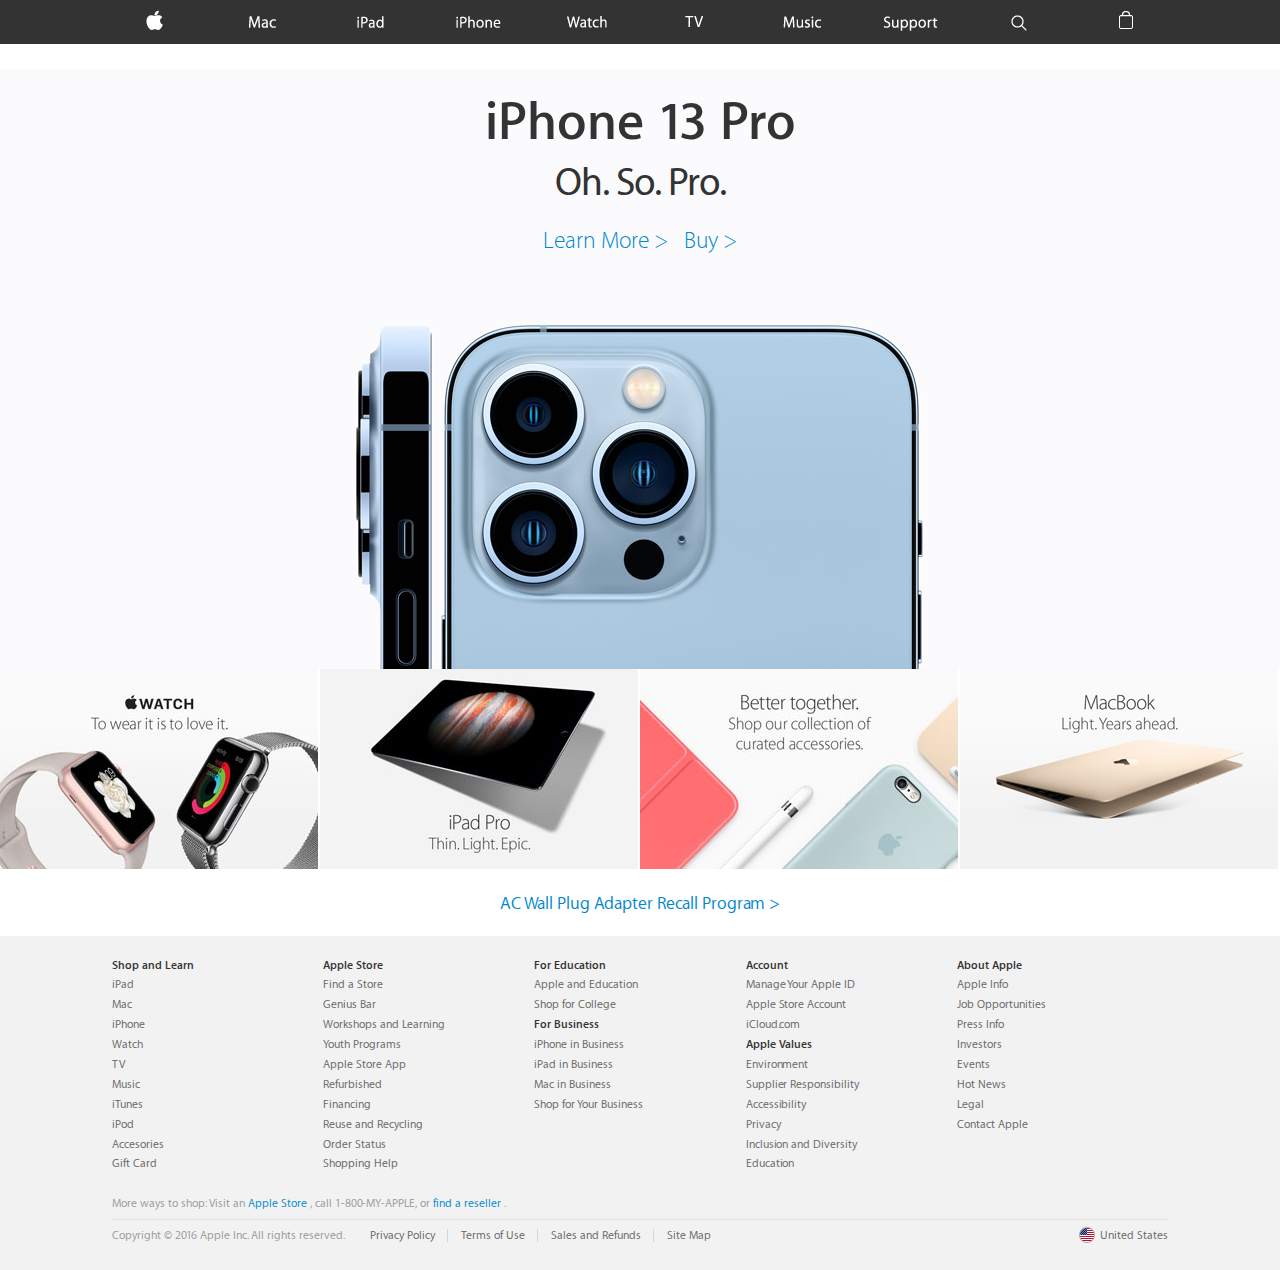
<file: Apple_Website_Clone/index.html>
<!DOCTYPE html>
<html lang="en">
  <head>
    <meta charset="utf-8">
    <!-- sets the character set your document should use to utf-8 -->
    <title>Apple</title>
    <!-- title tag defines what is shown on the tab of the browser -->
    <link href="style.css" rel="stylesheet" type="text/css">
</head>
<body>
  <header>
    <nav>
      <div class="container">
        <a href="#"><img src="./images/navbar/apple-icon.png"/></a><!--
        --><a href="#"><img src="./images/navbar/mac.png"/></a><!--
        --><a href="#"><img src="./images/navbar/ipad.png"/></a><!--
        --><a href="#"><img src="./images/navbar/iphone.png"/></a><!--
        --><a href="#"><img src="./images/navbar/watch.png"/></a><!--
        --><a href="#"><img src="./images/navbar/tv.png"/></a><!--
        --><a href="#"><img src="./images/navbar/music.png"/></a><!--
        --><a href="#"><img src="./images/navbar/support.png"/></a><!--
        --><a href="#"><img src="./images/navbar/search.png"/></a><!--
        --><a href="#"><img src="./images/navbar/shop.png"/></a>
      </div>
    </nav>
  </header>

  <div class="hero">
    <div id="product-info">
      <h1 id="product-name">iPhone 13 Pro</h1>
      <h2 id="product-text">Oh. So. Pro.</h2>
      <ul id="product-links">
        <li>
          <a href="">Learn More ></a>
        </li>
        <li>
          <a href="">Buy ></a>
        </li>
      </ul>
    </div>
    <div id="product-image">
    </div>
  </div>

  <div class="sub-hero">
    <div id="sub-hero-watch" class="col-3 sub-hero-images"></div><!---
    ---><div id="sub-hero-ipad" class="col-3 sub-hero-images"></div><!---
    ---><div id="sub-hero-access" class="col-3 sub-hero-images"> </div><!---
    ---><div id="sub-hero-macbook" class="col-3 sub-hero-images"></div>
    <div>
      <p id="exchange">
        <a href="">AC Wall Plug Adapter Recall Program > </a>
      </p>
    </div>
  </div>

  <footer>
<div class="container">
  <div class="footer-nav">
  <div class="col-2">
    <ul>
      <li>Shop and Learn</li>
      <li> <a href="">iPad</a></li>
      <li> <a href="">Mac</a></li>
      <li> <a href="">iPhone</a></li>
      <li> <a href="">Watch</a></li>
      <li> <a href="">TV</a></li>
      <li> <a href="">Music</a></li>
      <li> <a href="">iTunes</a></li>
      <li> <a href="">iPod</a></li>
      <li> <a href="">Accesories</a></li>
      <li> <a href="">Gift Card</a></li>
    </ul>
  </div><!--
  --><div class="col-2">
    <ul>
      <li>Apple Store</li>
      <li> <a href="">Find a Store</a></li>
      <li> <a href="">Genius Bar</a></li>
      <li> <a href="">Workshops and Learning</a></li>
      <li> <a href="">Youth Programs</a></li>
      <li> <a href="">Apple Store App</a></li>
      <li> <a href="">Refurbished</a></li>
      <li> <a href="">Financing</a></li>
      <li> <a href="">Reuse and Recycling</a></li>
      <li> <a href="">Order Status</a></li>
      <li> <a href="">Shopping Help</a></li>
    </ul>
  </div><!--
  --><div class="col-2">
    <ul>
      <li>For Education</li>
      <li> <a href="">Apple and Education</a></li>
      <li> <a href="">Shop for College</a></li>
    </ul>
    <ul>
      <li>For Business</li>
      <li> <a href="">iPhone in Business</a></li>
      <li> <a href="">iPad in Business</a></li>
      <li> <a href="">Mac in Business</a></li>
      <li> <a href="">Shop for Your Business</a></li>
    </ul>
  </div><!--
  --><div class="col-2">
    <ul>
      <li>Account</li>
      <li> <a href="">Manage Your Apple ID</a></li>
      <li> <a href="">Apple Store Account</a></li>
      <li> <a href="">iCloud.com</a></li>
    </ul>
    <ul>
      <li>Apple Values</li>
      <li> <a href="">Environment</a></li>
      <li> <a href="">Supplier Responsibility</a></li>
      <li> <a href="">Accessibility</a></li>
      <li> <a href="">Privacy</a></li>
      <li> <a href="">Inclusion and Diversity</a></li>
      <li> <a href="">Education</a></li>
    </ul>
  </div><!--
  --><div class="col-2">
    <ul>
      <li>About Apple</li>
      <li> <a href="">Apple Info</a></li>
      <li> <a href="">Job Opportunities</a></li>
      <li> <a href="">Press Info</a></li>
      <li> <a href="">Investors</a></li>
      <li> <a href="">Events</a></li>
      <li> <a href="">Hot News</a></li>
      <li> <a href="">Legal</a></li>
      <li> <a href="">Contact Apple</a></li>
    </ul>
  </div>
</div>
<div class="footer-help">
  <p>
    More ways to shop: Visit an 
    <a href="">Apple Store</a>
    , call 1-800-MY-APPLE, or 
    <a href="">find a reseller</a>
    .
  </p>
  <div id="legal">Copyright © 2016 Apple Inc. All rights reserved.</div>
  <div id="legal-links">
    <a href="">Privacy Policy</a>
    <a href="">Terms of Use</a>
    <a href="">Sales and Refunds</a>
    <a href="">Site Map</a>
  </div>
  <div id="locale">
    <a href="">
      <span id="locale-flag"></span>
    </a>
    <a href="">United States</a>
  </div>
</div>
</div>
</footer>
</body>
</html>
</file>
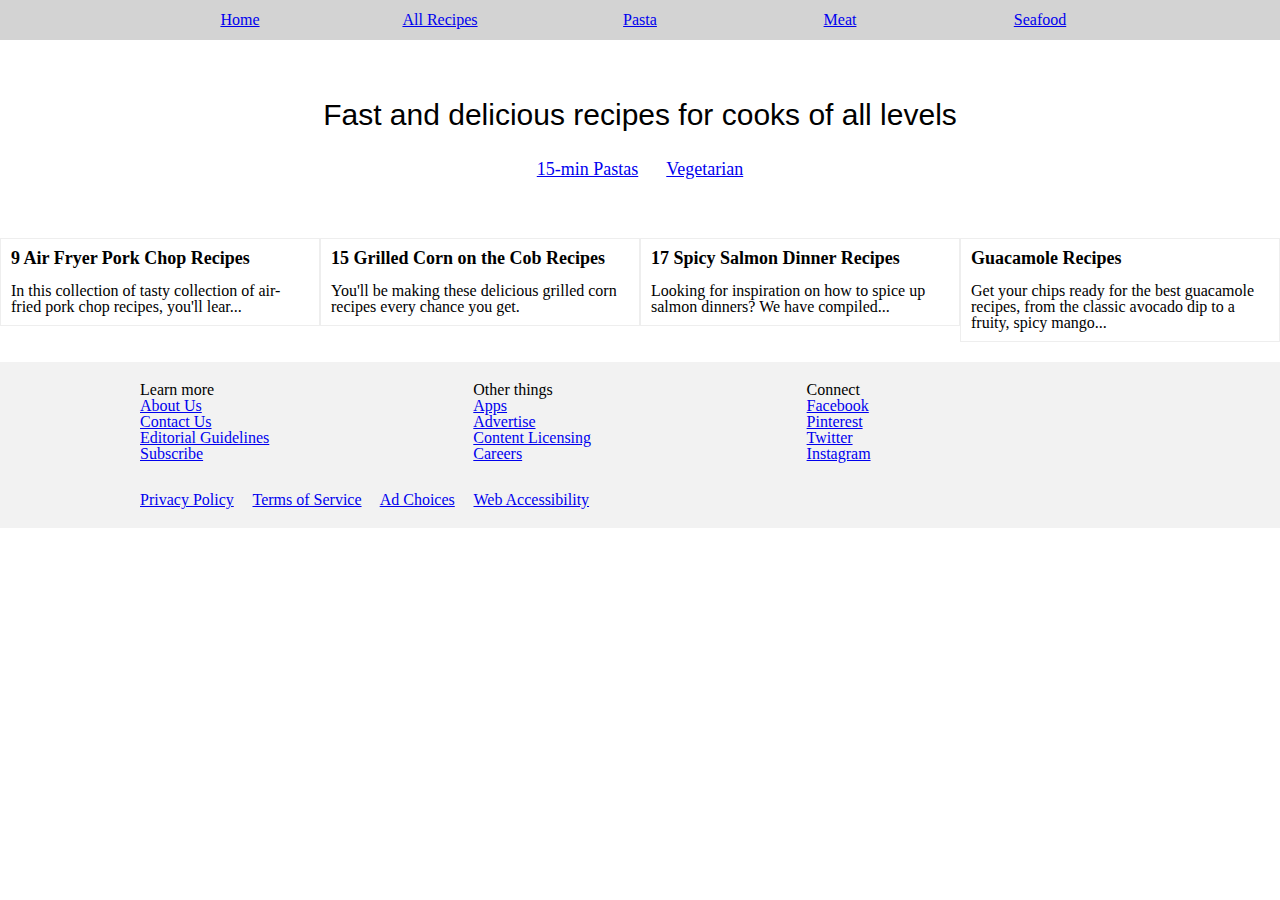
<file: Basic_Website/index.html>
<!DOCTYPE html>
<html>
    <head>
        <meta charset="utf-8">
        <title>Basic Website Code Along</title>
        <link href="style.css" rel="stylesheet" type="text/css" />
    </head>
    <body>

        <header>
            <nav class="container">
                <ul>
                    <li><a href="#">Home</a></li><!--
                    --><li><a href="#">All Recipes</a></li><!--
                    --><li><a href="#">Pasta</a></li><!--
                    --><li><a href="#">Meat</a></li><!--
                    --><li><a href="#">Seafood</a></li>
                </ul>
            </nav>
        </header>
        <div id="hero" class="container">
            <h1>Fast and delicious recipes for cooks of all levels</h1>
            <div>
              <a href="#">15-min Pastas</a>
              <a href="#">Vegetarian</a>
            </div>
        </div>
        <article class="featured-article">
            <h4>9 Air Fryer Pork Chop Recipes</h4>
            <p>In this collection of tasty collection of air-fried pork chop recipes, you'll lear...</p>
        </article><!--
        --><article class="featured-article">
            <h4>15 Grilled Corn on the Cob Recipes</h4>
            <p>You'll be making these delicious grilled corn recipes every chance you get.</p>
        </article><!--
        --><article class="featured-article">
            <h4>17 Spicy Salmon Dinner Recipes</h4>
            <p>Looking for inspiration on how to spice up salmon dinners? We have compiled...</p>
        </article><!--
        --><article class="featured-article">
            <h4>Guacamole Recipes</h4>
            <p>Get your chips ready for the best guacamole recipes, from the classic avocado dip to a fruity, spicy mango...</p>
        </article>
        <footer>
            <div class="container">
              <ul class="links">
                <li>Learn more</li>
                <li><a href="#">About Us</a></li>
                <li><a href="#">Contact Us</a></li>
                <li><a href="#">Editorial Guidelines</a></li>
                <li><a href="#">Subscribe</a></li>
              </ul><!--
              --><ul class="links">
                <li>Other things</li>
                <li><a href="#">Apps</a></li>
                <li><a href="#">Advertise</a></li>
                <li><a href="#">Content Licensing</a></li>
                <li><a href="#">Careers</a></li>
              </ul><!--
              --><ul class="links">
                <li>Connect</li>
                <li><a href="#">Facebook</a></li>
                <li><a href="#">Pinterest</a></li>
                <li><a href="#">Twitter</a></li>
                <li><a href="#">Instagram</a></li>
              </ul>
          
              <div id="legal-links">
                <a href="#">Privacy Policy</a>
                <a href="#">Terms of Service</a>
                <a href="#">Ad Choices</a>
                <a href="#">Web Accessibility</a>
              </div>
            </div>
          </footer>
    </body>
</html>
</file>
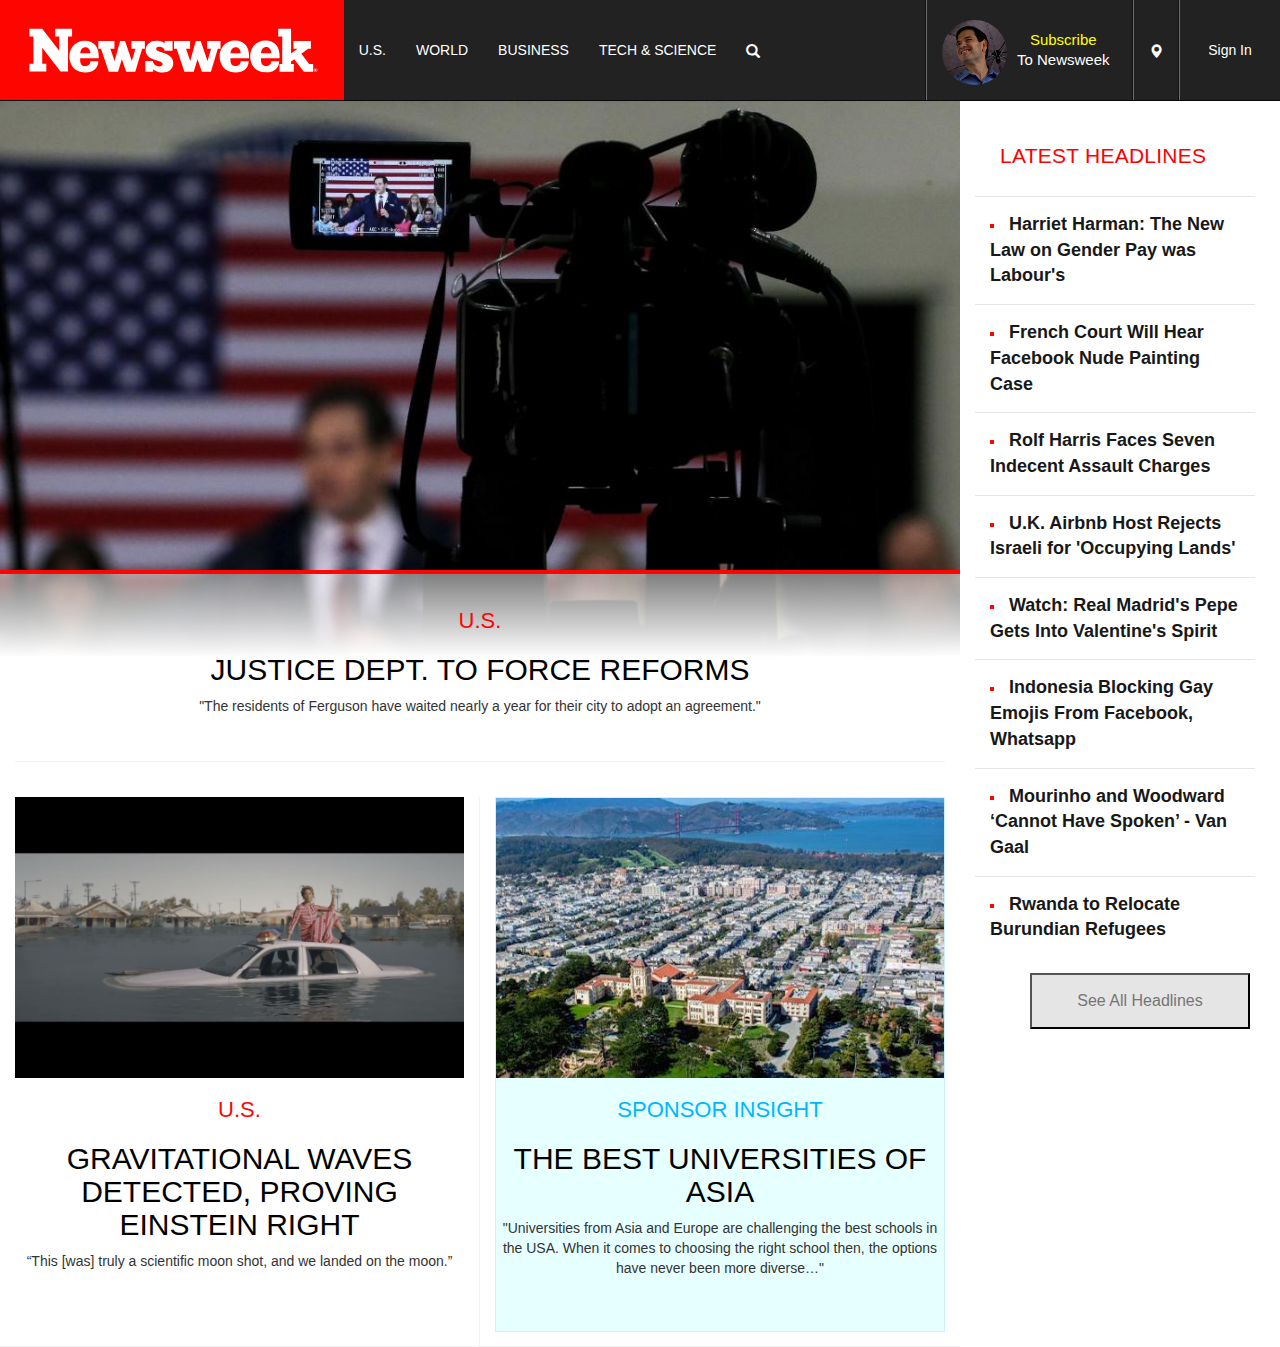
<file: Newsweek_Clone/index.html>
<!DOCTYPE html>
<html lang="en">
  <!-- Head -->
  <head>
    <title>Newsweek</title>
    <link href="css/bootstrap.min.css" rel="stylesheet">
    <link href="css/navbar.css" rel="stylesheet">
    <link href="css/main.css" rel="stylesheet">
    <link href="css/sidebar.css" rel="stylesheet">
    <link rel="icon" href="images/favicon/favicon-32x32.png">
    <meta name="viewport" content="width=device-width, initial-scale=1">
  </head>

  <!-- Body -->
  <body>
    <!-- Navbar -->
    <nav class="topnav navbar navbar-inverse navbar-static-top" role="navigation" id="main-nav">
      <div class="container-fluid">
        <div class="navbar-header hidden-xs">
          <a href="#" class="pull-left">
            <img class="visible-sm visible-lg" src="images/logo/logo_lg.svg" alt="">
            <img class="visible-md" src="images/logo/logo-sm.svg" alt="">
          </a>
        </div>
        <ul class="nav navbar-nav navbar-left nav-items visible-md visible-lg">
          <li><a href="#">U.S.</a></li>
          <li><a href="#">WORLD</a></li>
          <li><a href="#">BUSINESS</a></li>
          <li><a href="#">TECH & SCIENCE</a></li>
          <li><a href="#" class="glyphicon glyphicon-search"></a></li>
        </ul>
        <div id="navbar" class="navbar-collapse collapse">
          <a href="#" class="pull-left">
            <img class="visible-xs" src="images/logo/logo-sm.svg" alt="">
          </a>
          <!-- Smaller Screen Nav Bar -->
          <ul class="nav navbar-nav navbar-right hidden-lg hidden-md">
            <li class="divider-vertical"></li>
            <li class="dropdown dropdown-style">
              <a href="#" id="search-box" class="dropdown-toggle glyphicon glyphicon-search" data-toggle="dropdown"></a>
              <div class="banner-width-set">
              </div>
            </li>
            <li class="divider-vertical"></li>
            <li class="dropdown dropdown-style-sm-hamburger">
              <a href="#" id="hamburger" class="dropdown-toggle glyphicon glyphicon-menu-hamburger" data-toggle="dropdown"></a>
              <div class="banner-width-set">
              </div>
            </li>
          </ul>
          <!-- lg Screen Nav Bar -->
          <ul class="nav navbar-nav navbar-right visible-lg visible-md">
            <li class="divider-vertical"></li>
            <li class="dropdown">
              <a href="#" id="circular-image" class="dropdown-toggle" data-toggle="dropdown">
                <div class="banner-subscribe-to">
                  <div class="wrapper">
                    <p><img class="img-circle" src="images/navbar/nav-bar-img.jpg">
                      <span>Subscribe <br> To Newsweek</span>
                    </p>
                  </div>
                </div>
              </a>
            </li>
            <li class="divider-vertical"></li>
            <li class="dropdown dropdown-style">
              <a href="#" id="map-marker" class="dropdown-toggle glyphicon glyphicon-map-marker" data-toggle="dropdown"></a>
            </li>
            <li class="divider-vertical"></li>
            <li><a href="#">Sign In</a>
              <div class="banner-sign-in">
              </div>
            </li>
          </ul>
        </div>
      </div>
    </nav>

    <!-- Main Articles -->
    <div class="container-fluid main-content">
      <div class="row">
        <div class="col-xs-12 col-md-9 main wrapping">
          <!-- Articles -->
          <div class="main-content-background">
            <!-- First Article -->
            <img src="images/main/main_main.jpg" class="img-responsive">
            <div class="info-wrapper">                  
              <h2 class="category-main">
                <a href="#">U.S.</a>
              </h2>
              <h2 class="story-title"><a href="#">Justice Dept. To Force Reforms</a></h2>
              <div class="story-summary">"The residents of Ferguson have waited   nearly a year for their city to adopt an agreement."
              </div>
            </div>
          </div>
          
          <hr class="main-horizontal-divider">

          <div class="row">
            <!-- Small Articles -->
            <div class="col-xs-12 col-sm-6 sub-box vertical-divider">
              <img src="images/main/main1.png" class="img-responsive">
              <div class="sub-info">
                <h2 class="category-main">
                  <a href="#">U.S.</a>
                </h2>
                <h2 class="story-title"><a href="#">Gravitational Waves Detected, Proving Einstein Right</a></h2>
                <div class="story-summary">“This [was] truly a scientific moon shot, and we landed on the moon.”
                </div>
              </div>
            </div>
            <div class="col-xs-12 col-sm-6 sub-box" id="sponsor-special">
              <div id="blue-background">
                <img src="images/main/main2.jpg" class="img-responsive">
                <div class="sub-info">
                  <h2 class="category-main blue">
                    <a href="#">SPONSOR INSIGHT</a>
                  </h2>
                  <h2 class="story-title"><a href="#">The Best Universities of Asia</a></h2>
                  <div class="story-summary">"Universities from Asia and Europe are challenging the best schools in the USA. When it comes to choosing the right school then, the options have never been more diverse…"
                  </div>
                </div>
              </div>
            </div>
          </div>
        </div>

        <!-- Side Bar -->
        <div class="sidebar col-xs-12 col-md-3">
          <div class="sidebar">
            <div class="sidebar-list">
              <ul id="bullet-list">
                <div class="bullet-title">Latest Headlines</div>
                <li class="bullet-point"><a href="#">Harriet Harman: The New Law on Gender Pay was Labour's</a></li>
                <li class="bullet-point"><a href="#">French Court Will Hear Facebook Nude Painting Case</a></li>
                <li class="bullet-point"><a href="#">Rolf Harris Faces Seven Indecent Assault Charges</a></li>
                <li class="bullet-point"><a href="#">U.K. Airbnb Host Rejects Israeli for 'Occupying Lands'</a></li>
                <li class="bullet-point"><a href="#">Watch: Real Madrid's Pepe Gets Into Valentine's Spirit</a></li>
                <li class="bullet-point"><a href="#">Indonesia Blocking Gay Emojis From Facebook, Whatsapp</a></li>
                <li class="bullet-point"><a href="#">Mourinho and Woodward ‘Cannot Have Spoken’ - Van Gaal</a></li>
                <li class="bullet-point"><a href="#">Rwanda to Relocate Burundian Refugees</a></li>
                <div class="see-all">
                  <button class="see-all-headlines-button" type="button">See All Headlines</button>
                </div>
              </div>
            </ul>
          </div>
        </div>
      </div>
    </div>


    <!-- Bootstrap core JavaScript
    ================================================== -->
    <!-- Placed at the end of the document so the pages load faster -->
    <script src="js/jquery.min.js"></script>
    <script src="js/bootstrap.min.js"></script>
  </body>
</html>
</file>
<file: Newsweek_Clone/css/navbar.css>
/*-- Navbar --*/

#main-nav .container-fluid {
  padding-left: 0px;
  padding-right: 0px;
}

#main-nav .pull-left img {
  height: 100px;
}

.navbar-inverse .navbar-nav>li>a {
  color: white;
}

.navbar-inverse .navbar-nav>li>a:hover{
  color: #9d9d9d;
}

#main-nav li a:not(#circular-image):not(.bullet-a){
  line-height: 70px; /*vertically center menu items*/
  position: relative;
  display: block;
  text-align:center;
}

.navbar {
  margin-bottom: 0;
}

/* ----------------------- */

/* Subscribe to Newsweek */

#main-nav li #circular-image {
  padding-top: 20px;
  padding-bottom: 20px;
}

.banner-subscribe-to {
  width: 175px;
}
#main-nav .wrapper {
  margin: 0 auto;
}

.banner-subscribe-to p {
  text-align: center;
  display: block;
}

#main-nav .img-circle {
  border-radius: 50%;
  height: 65px;
  width: 65px;
  vertical-align:middle;
  text-align: left;
  float: left;
}

.banner-subscribe-to span {
  padding-top: 10px;
  padding-left: 10px;
  display: table-cell;
  font-size: 15px;
  vertical-align:middle;
}

.banner-subscribe-to span::first-line {
  color:yellow;
}

#main-nav .divider-vertical {
  height: 100px;
  border-right: 1px solid #ffffff;
  border-left: 1px solid #f2f2f2;
}

#main-nav.navbar-inverse .divider-vertical {
  border-right-color: #6f6f6f;
  border-left-color: #111111;
}

.banner-width-set {
  width: 100px;
}

/* Sign In */

.banner-sign-in {
  width: 100px;
}

/* small screen navbar*/

.navbar-collapse.collapse {
  display: block!important;
}

.navbar-collapse {
  padding-left: 0px;
  padding-right: 0px;
}

.navbar-nav > li, .navbar-nav {
  float: left !important;
}

.navbar-right {
  float: right!important;
}

@media (min-width: 768px) {
  #main-nav .navbar-right {
    margin-right: 0;
  }
}

@media (max-width: 767px){
  #main-nav .container-fluid {
    padding-left: 15px;
    padding-right: 15px;
  }
  #main-nav .navbar-nav > li > a {
    padding-top: 15px;
    padding-bottom: 15px;
  }
  #main-nav .navbar-nav {
    margin: 0 0 0 15px;
  }
}
</file>
<file: Newsweek_Clone/css/main.css>
/*----- Main Article -----*/

.main-content {
    position:relative;
}
  
.img-responsive {
    width: 100%;
}
  
.info-wrapper {
    position: relative;
}
  
.category-main {
    font: 16px;
    color: #FF0500;
    text-transform: uppercase;
    text-align: center;
}
  
.main-content-background {
    margin-left: -15px;
    margin-right: -15px;
    position: relative;
}
  
.story-title {
    text-transform: uppercase;
    color:black;
    text-align: center;
}
  
.story-summary {
    text-align: center;
}
  
a {
    color:inherit;
}
  
.info-wrapper {
    border-top: 4px solid #ff0500;
    padding: 15px 30px 25px;
}

.main-horizontal-divider {
    border-top:1px solid #f2f2f2;
}

/* Main Article - 992px to 1200px */
@media only screen and (min-width: 992px){
    .category-main {
        font-size: 22px;
    }
}

/* Main Article - 768px to 992px */
@media only screen and (min-width: 768px){
    .info-wrapper {
      background-image: linear-gradient(to bottom,rgba(255,255,255,0.5) 0,#fff 50%,#fff 100%);
      position: absolute;
      bottom: 0;
      left: 0;
      right: 0;
    }
}
/*----- Main Article END -----*/



/*----- Vertical Divider -----*/
.vertical-divider {
    border-right:1px solid #f2f2f2;
}

/* 1200px and above */
@media only screen and (min-width: 1200px){
    .vertical-divider {
        height: 800px;
    }
}
  
/* Vertical Divider - 992px to 1200px */
@media only screen and (min-width: 992px){
    .vertical-divider {
        height: 600px;
    }
}
  
/* Vertical Divider - 768px to 992px */
@media only screen and (min-width: 768px){
    .vertical-divider {
        height: 600px;
    }
}
/*----- Vertical Divider END -----*/



/*----- Support Articles -----*/
.sub-box {
    margin-top: 15px;
    border-bottom:1px solid #f2f2f2;
}
  
.category-main.blue {
    color: #00B7FF;
}
  
#blue-background {
    border: 1px solid #cdf0ff;
    background-color: #e6ffff;
}

/* Support Articles - 1200px and above */
@media only screen and (min-width: 1200px){
    .sub-box {
        height: 690px;
    }
    #blue-background {
        height: 675px;
    }
}

/* Support Articles - 992px to 1200px */
@media only screen and (min-width: 992px){
    .sub-box {
        height: 670px;
    }
    #blue-background {
        height: 555px;
    }
}

/* Support Articles - 768px to 992px */
@media only screen and (min-width: 768px){
    .sub-box {
        height: 550px;
    }
    #blue-background {
        height: 535px;
    }
}

/* Support Articles - 768px and below */
@media only screen and (max-width: 767px){
    .sub-box {
        height: 630px;
    }
    #blue-background {
        height: 615px;
    }
}
/*----- Support Articles END -----*/
</file>
<file: Newsweek_Clone/css/sidebar.css>
/* Sidebar */

.bullet-title {
    font: 19px;
    color: red;
    text-transform: uppercase;
    position: relative;
    letter-spacing: 0.25px;
    margin-bottom: 10px;
}

@media only screen and (min-width: 1200px) {
    .bullet-title {
        font-size: 21px;
    }
}

.sidebar {
    padding: 20px 0px;
}

.bullet-point {
    position: relative;
    padding: 15px;
    top: 15px;
    left: -25px;
    color: #FF0500;
    list-style-position:inside;
    list-style-type: square;
}

.bullet-point a {
    font-weight: bold;
    font-size: 18px;
    color: #181818;
}

#bullet-list li {
    border-top: 1px solid #e5e5e5;
}

.see-all {
    display: block;
    text-align: center;
    padding: 30px;
}

.see-all-headlines-button {
    background-color: #e5e5e5;
    color: #757575;
    font-size: 16px;
    line-height: 50px;
    display: block;
    text-align: center;
    width: 100%;
}

.see-all-headlines:hover {
    opacity: 0.6;
}

/* Small Screen Sidebar */

@media only screen and (max-width: 992px){
    .sidebar {
      border-top: 1px solid #e5e5e5;
      background-color: #f7f7f7;
    }
    .bullet-title {
      text-align: center;
      font-size: 21px;
    }
    .bullet-point {
      text-align:center;
    }
    .see-all-headlines-button {
      width: 100%;
      text-align: center;
      display: block;
    }
  }
</file>
<file: Apple_Website_Clone/style.css>
/* http://meyerweb.com/eric/tools/css/reset/ 
   v2.0 | 20110126
   License: none (public domain)
*/

html, body, div, span, applet, object, iframe,
h1, h2, h3, h4, h5, h6, p, blockquote, pre,
a, abbr, acronym, address, big, cite, code,
del, dfn, em, img, ins, kbd, q, s, samp,
small, strike, strong, sub, sup, tt, var,
b, u, i, center,
dl, dt, dd, ol, ul, li,
fieldset, form, label, legend,
table, caption, tbody, tfoot, thead, tr, th, td,
article, aside, canvas, details, embed, 
figure, figcaption, footer, header, hgroup, 
menu, nav, output, ruby, section, summary,
time, mark, audio, video {
  margin: 0;
  padding: 0;
  border: 0;
  font-size: 100%;
  font: inherit;
  vertical-align: baseline;
}
/* HTML5 display-role reset for older browsers */
article, aside, details, figcaption, figure, 
footer, header, hgroup, menu, nav, section {
  display: block;
}
body {
  line-height: 1;
}
ol, ul {
  list-style: none;
}
blockquote, q {
  quotes: none;
}
blockquote:before, blockquote:after,
q:before, q:after {
  content: '';
  content: none;
}
table {
  border-collapse: collapse;
  border-spacing: 0;
}

/*            End of CSS Reset            */

/*                 Setup                  */

/*               Borderbox                */
*, *:before, *:after {
  -webkit-box-sizing: border-box;
     -moz-box-sizing: border-box;
          box-sizing: border-box;
}
/* clearfix */
.clearfix:before, .clearfix:after {
  content: "";
  display: table;
}
.clearfix:after {
  clear: both;
}
.clearfix {
  clear: both;
  zoom: 1;
}
/*               End of Setup             */

/*                  Font                  */
@font-face {
  font-family: "Myriad Set Pro";
  src: url("fonts/myriad-set-pro_bold.ttf") format("truetype");
  font-weight: 700;
}
@font-face {
  font-family: "Myriad Set Pro";
  src: url("fonts/myriad-set-pro_semibold.ttf") format("truetype");
  font-weight: 600;
}
@font-face {
  font-family: "Myriad Set Pro";
  src: url("fonts/myriad-set-pro_medium.ttf") format("truetype");
  font-weight: 500;
}
@font-face {
  font-family: "Myriad Set Pro";
  src: url("fonts/myriad-set-pro_text.ttf") format("truetype");
  font-weight: 400;
}
@font-face {
  font-family: "Myriad Set Pro";
  src: url("fonts/myriad-set-pro_thin.ttf") format("truetype");
  font-weight: 300;
}
@font-face {
  font-family: "Myriad Set Pro";
  src: url("fonts/myriad-set-pro_ultralight.ttf") format("truetype");
  font-weight: 100;
}

body {
  font-family: "Myriad Set Pro","Helvetica Neue","Helvetica","Arial",sans-serif;
  font-size: 18px;
  line-height: 1.45;
  font-weight: 400;
  letter-spacing: normal;
  color: #333;
}

nav {
  background-color: #333;
  height: 44px;
}

nav a {
  display: inline-block;
  vertical-align: top;
  text-align: center;
  width: 10%;
}

.container {
  max-width: 1100px;
  margin: 0 auto;
  padding: 0 10px;
}

.hero {
  margin-top: 10px;
}

#product-info {
  margin-top: 40px;
  text-align: center;
}

h1 {
  font-size: 3em;
}

h2 {
  font-size: 1.5em;
}

#product-name {
  font-weight: 600;
}

#product-text {
  text-align: center;
  font-size: 39.5px;
  line-height: 1.1;
  font-weight: 500;
  letter-spacing: -1px;
  margin-bottom: 20px;
}

#product-links {
  text-align: center;
}

#product-links li {
  display: inline-block;
  font-size: 23.7px;
  line-height: 1.3375;
  font-weight: 300;
  margin: 0 6px 12px;
}

#product-links li a {
  color: #08c;
  text-decoration: none;
}

#product-links > li > a:hover {
  color: #000;
  text-decoration: underline;
}

#product-image {
  background: url(./images/hero_iphone_13pro.jpg) center no-repeat;
  height: 600px;
  margin-top: -200px;
}

.hero-sub-section {
  margin-top: 16px;
}

.col-3 {
  width: 25%;
  display: inline-block;
  vertical-align: top;
}

.sub-hero-images {
  height: 200px;
  background-size: 640px 200px;
  border-right: 2px solid #fff;
}

#sub-hero-watch {
  background: url(images/watch_large.jpg) center center no-repeat;
}

#sub-hero-ipad {
  background: url(images/ipad_pro_large.jpg) center center no-repeat;
}

#sub-hero-access {
  background: url(images/accessories_large.jpg) center center no-repeat;
}

#sub-hero-macbook {
  background: url(images/macbook_large.jpg) center center no-repeat;
}

#exchange {
  margin: 22px 0 18px;
  letter-spacing: -0.1px;
  text-align: center;
  font-weight: 400;
}

#exchange a {
  color: #08c;
  text-decoration: none;
}

#exchange a:hover {
  text-decoration: underline;
}

footer {
  background-color: #f2f2f2;
  font-size: 11.94px;
  line-height: 1.66667;
  font-weight: 400;
  letter-spacing: -0.01px;
  color: #666;
}

footer > .container {
  padding: 0 22px;
}

.footer-nav {
  padding-top: 20px;
}

.col-2 {
  width: 20%;
  display: inline-block;
  vertical-align: top;
}

.footer-nav ul > li:first-child {
  font-weight: 600;
  color: #333;
}

.footer-nav ul > li:not(:first-child) > a {
  text-decoration: none;
  color: #666;
}

.footer-help {
  color: #999;
  padding-top: 20px;
  padding-bottom: 24px;
}

.footer-help > p:first-child {
  border-bottom: 1px solid #e3e3e3;
  margin-bottom: 6px;
  padding-bottom: 5px;
}

.footer-help > p:first-child > a {
  color: #08c;
  text-decoration: none;
}

.footer-help > div {
  display: inline-block;
  vertical-align: top;
}

#legal {
  margin-right: 22px;
}

#legal-links > a {
  color: #666;
  text-decoration: none;
}

#legal-links > a:not(:last-child) {
  border-right: 1px solid #d6d6d6;
  margin-right: 10px;
  padding-right: 12px;
}

#legal-links > a {
  color: #666;
  text-decoration: none;
}

#locale {
  float: right;
}

#locale > a {
  vertical-align: top;
  display: inline-block;
  color: #666;
  text-decoration: none;
}

#locale-flag {
  display: inline-block;
  height: 16px;
  width: 21px;
  background: url(images/usa.png) 3px 0 no-repeat;
    background-size: auto;
  background-size: 16px 16px;
  margin-top: 1px;
  padding-right: 1px;
}
</file>
<file: Basic_Website/style.css>
/* http://meyerweb.com/eric/tools/css/reset/ 
   v2.0 | 20110126
   License: none (public domain)
*/

html, body, div, span, applet, object, iframe,
h1, h2, h3, h4, h5, h6, p, blockquote, pre,
a, abbr, acronym, address, big, cite, code,
del, dfn, em, img, ins, kbd, q, s, samp,
small, strike, strong, sub, sup, tt, var,
b, u, i, center,
dl, dt, dd, ol, ul, li,
fieldset, form, label, legend,
table, caption, tbody, tfoot, thead, tr, th, td,
article, aside, canvas, details, embed, 
figure, figcaption, footer, header, hgroup, 
menu, nav, output, ruby, section, summary,
time, mark, audio, video {
  margin: 0;
  padding: 0;
  border: 0;
  font-size: 100%;
  font: inherit;
  vertical-align: baseline;
}
/* HTML5 display-role reset for older browsers */
article, aside, details, figcaption, figure, 
footer, header, hgroup, menu, nav, section {
  display: block;
}
body {
  line-height: 1;
}
ol, ul {
  list-style: none;
}
blockquote, q {
  quotes: none;
}
blockquote:before, blockquote:after,
q:before, q:after {
  content: '';
  content: none;
}
table {
  border-collapse: collapse;
  border-spacing: 0;
}

/* Eric Meyer Reset End */

/* Our CSS */

header nav li {
    display: inline-block;
    width: 20%;
    text-align: center;
}

.container {
    max-width: 1000px;
    margin: 0 auto;
}

header {
    background-color: lightgray;
    padding: 12px 0;
}

#hero{
    text-align: center;
    padding-top: 60px;
    padding-bottom: 60px;
}

#hero h1 {
    font-size: 30px;
    font-family: Arial;
    margin-bottom: 30px;
}

#hero a {
    font-size: 18px;
    padding: 0 12px;
}

.featured-article {
    width: 25%;
    display: inline-block;
    border: 1px solid #eee;
    box-sizing: border-box;
    padding: 10px;
    vertical-align: top;
}

.featured-article h4 {
    font-size: 18px;
    margin-bottom: 16px;
    font-weight: 600;
}


footer {
    margin-top: 20px;
    padding: 20px 0;
    background-color: #f2f2f2;
}

.links {
    display: inline-block;
    width: 33.33%;
    vertical-align: top;
    margin-bottom: 30px;
}

#legal-links a {
    padding-right: 15px;
}
</file>
